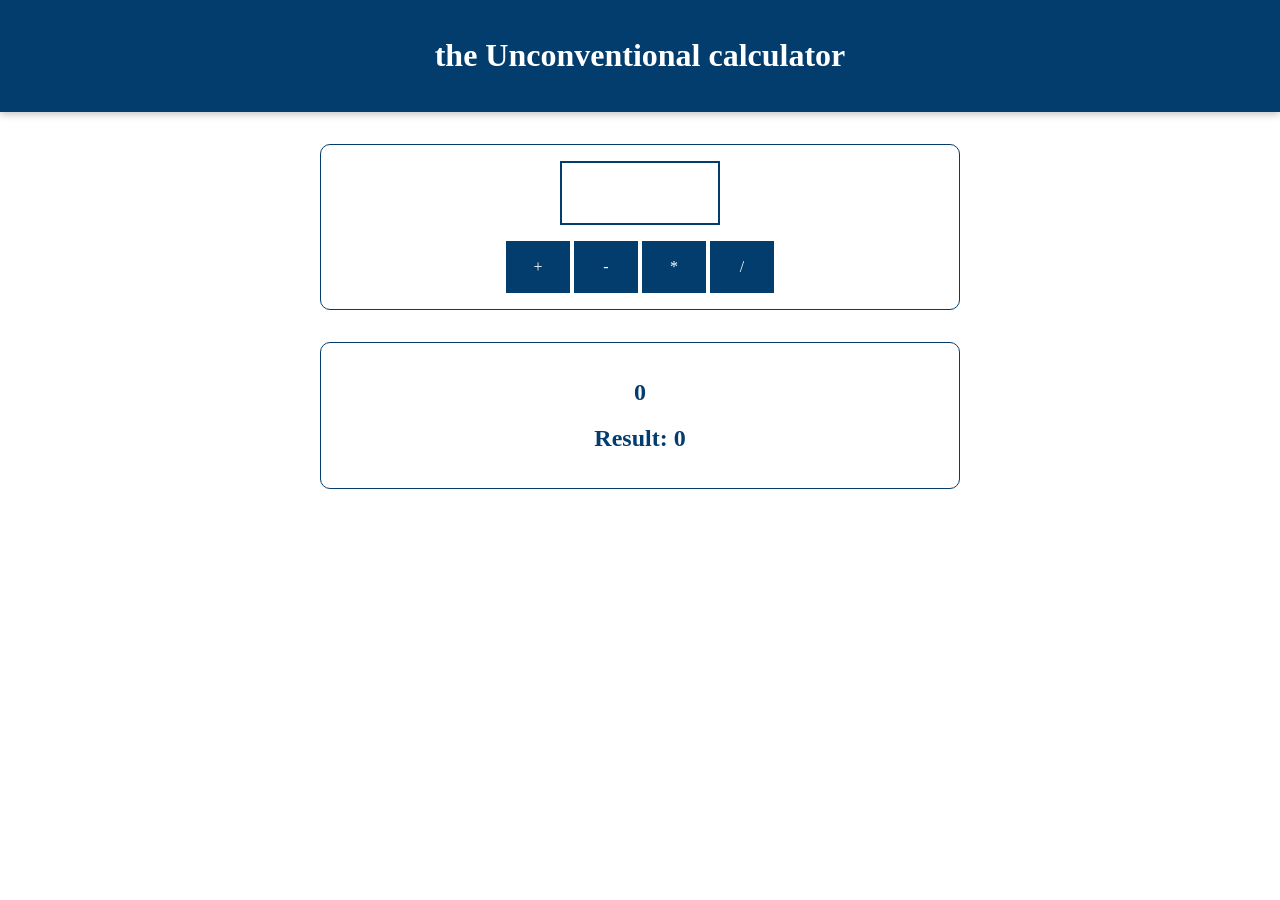
<file: demo/w01_dom_56/index.html>
<!DOCTYPE html>
<html lang="en">
  <head>
    <meta charset="UTF-8" />
    <meta name="viewport" content="width=device-width, initial-scale=1.0" />
    <link rel="stylesheet" href="./css/w01_56.css" />
    <title>the DOM demo</title>
  </head>
  <body>
    <header>
      <h1>the Unconventional calculator</h1>
    </header>

    <section id="calculator">
      <input type="number" id="input-number" />
      <div id="calc-actions">
        <button type="button" id="btn-add">+</button>
        <button type="button" id="btn-subtract">-</button>
        <button type="button" id="btn-multiply">*</button>
        <button type="button" id="btn-divide">/</button>
      </div>
    </section>
    <section id="results">
      <h2 id="current-calculation">0</h2>
      <h2>Result: <span id="current-result">0</span></h2>
    </section>

    <script src="./js/w01_56.js"></script>
  </body>
</html>
</file>
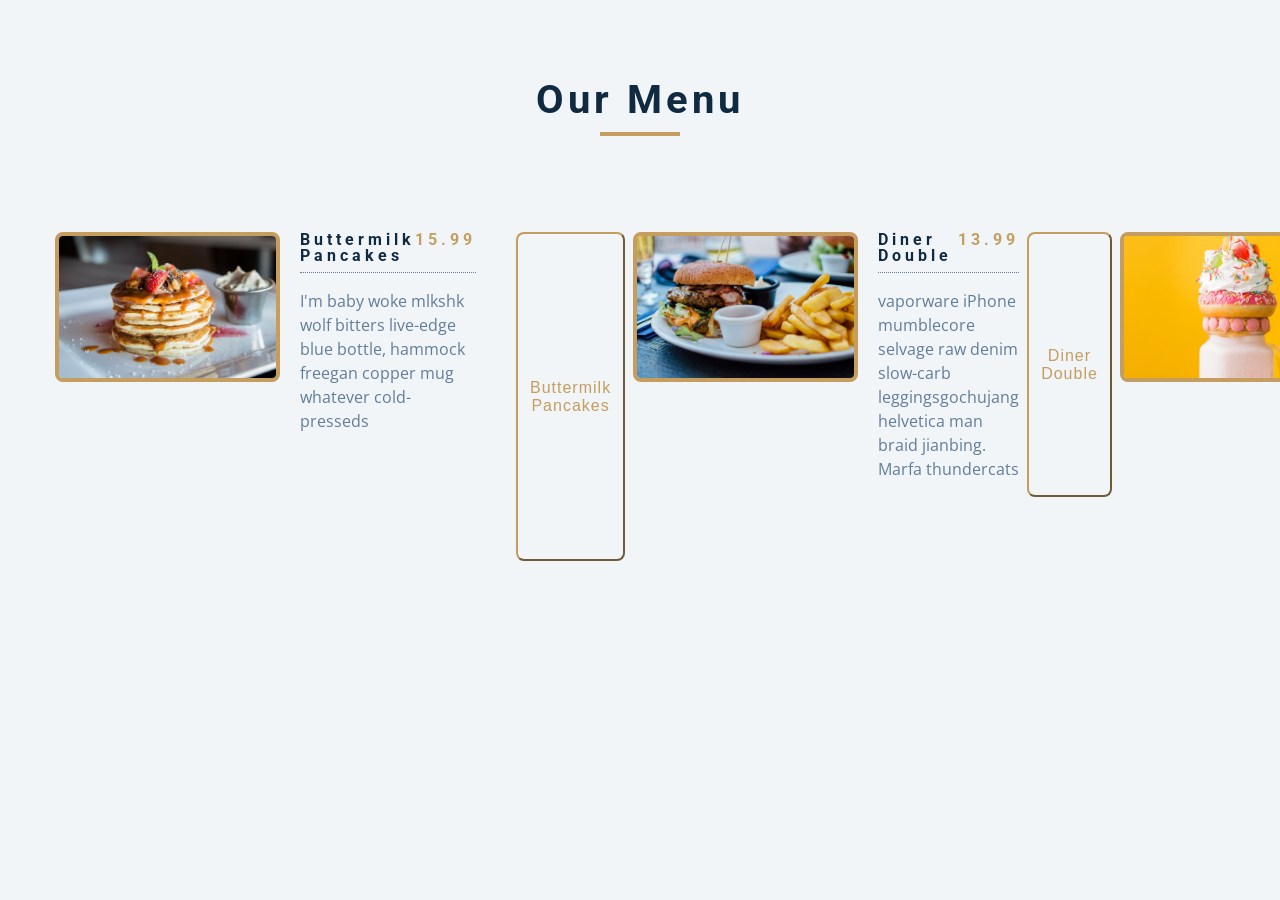
<file: demo/w05_menu_56/index.html>
<!DOCTYPE html>
<html lang="en">
  <head>
    <meta charset="UTF-8" />
    <meta name="viewport" content="width=device-width, initial-scale=1.0" />
    <link rel="stylesheet" href="./style_56.css" />
    <title>Menu Demo</title>
  </head>
  <body>
    <section class="menu">
      <!-- title -->
      <div class="title">
        <h2>our menu</h2>
        <div class="underline"></div>
      </div>
      <!-- filter buttons -->
      <div class="btn-container"></div>
      <!-- menu items -->
      <div class="section-center"></div>
    </section>
    <script type="module" src="./script_56.js"></script>
  </body>
</html>
</file>
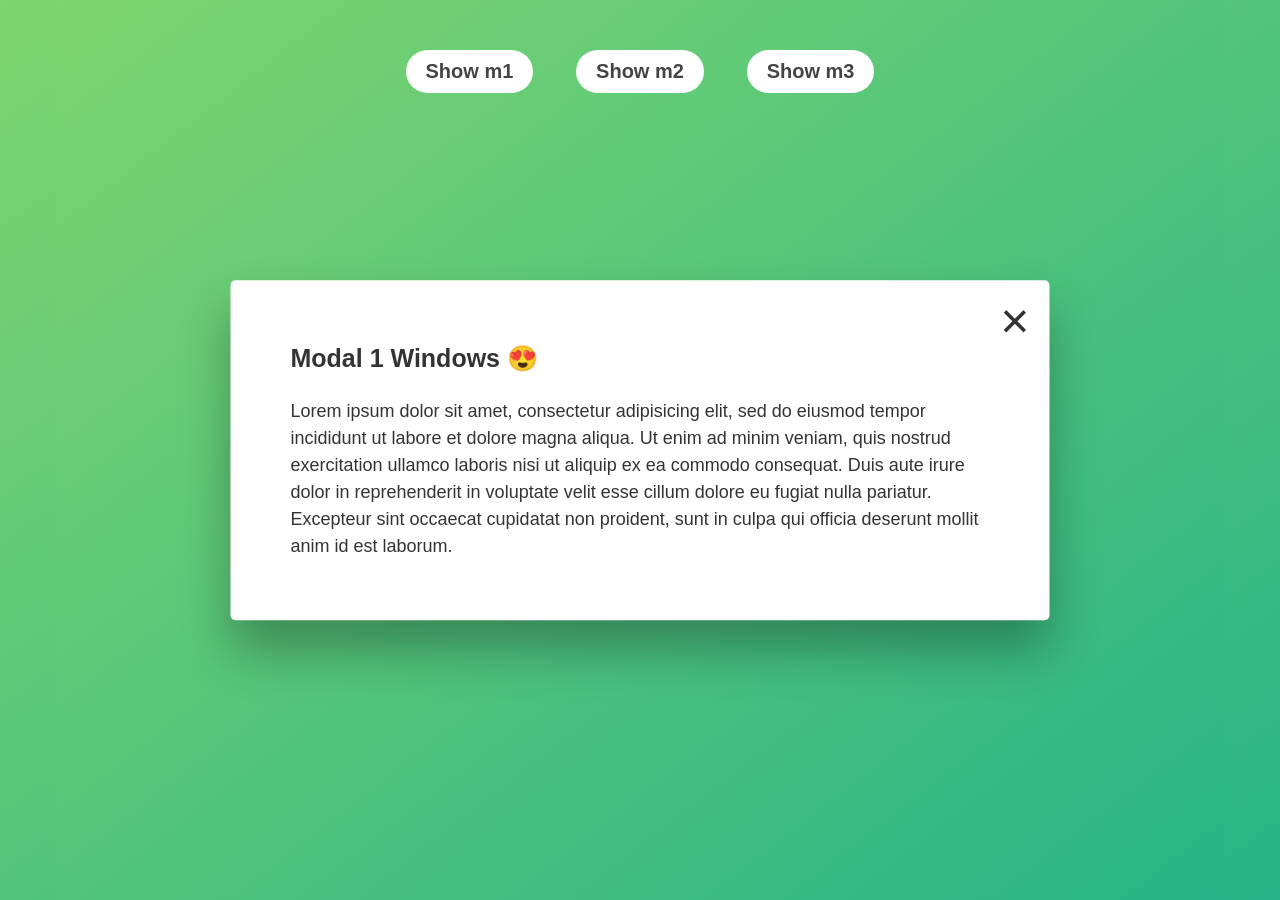
<file: demo/w06_modal_56/index.html>
<!DOCTYPE html>
<html lang="en">
  <head>
    <meta charset="UTF-8" />
    <meta name="viewport" content="width=device-width, initial-scale=1.0" />
    <meta http-equiv="X-UA-Compatible" content="ie=edge" />
    <link rel="stylesheet" href="./style_56.css" />
    <title>Modal window</title>
  </head>
  <body>
    <div class="container">
      <div class="btn-container">
        <button class="show-modal" data-id="modl-1">Show m1</button>
        <button class="show-modal" data-id="modl-2">Show m2</button>
        <button class="show-modal" data-id="modl-3">Show m3</button>
      </div>
      <div class="modal-container">
        <div class="modal modl-1 hidde`n">
          <button class="close-modal">&times;</button>
          <h1>Modal 1 Windows 😍</h1>
          <p>
            Lorem ipsum dolor sit amet, consectetur adipisicing elit, sed do
            eiusmod tempor incididunt ut labore et dolore magna aliqua. Ut enim
            ad minim veniam, quis nostrud exercitation ullamco laboris nisi ut
            aliquip ex ea commodo consequat. Duis aute irure dolor in
            reprehenderit in voluptate velit esse cillum dolore eu fugiat nulla
            pariatur. Excepteur sint occaecat cupidatat non proident, sunt in
            culpa qui officia deserunt mollit anim id est laborum.
          </p>
        </div>
        <div class="modal modl-2 hidden">
          <button class="close-modal">&times;</button>
          <h1>Modal 2 Windows 😍</h1>
          <p>
            Lorem ipsum dolor sit amet, consectetur adipisicing elit, sed do
            eiusmod tempor incididunt ut labore et dolore magna aliqua. Ut enim
            ad minim veniam, quis nostrud exercitation ullamco laboris nisi ut
            aliquip ex ea commodo consequat. Duis aute irure dolor in
            reprehenderit in voluptate
          </p>
        </div>
        <div class="modal modl-3 hidden">
          <button class="close-modal">&times;</button>
          <h1>Modal 3 Windows 😍</h1>
          <p>
            Lorem ipsum dolor sit amet, consectetur adipisicing elit, sed do
            eiusmod tempor incididunt ut labore et dolore magna aliqua. Ut enim
            ad minim venia
          </p>
        </div>
      </div>
      <div class="overlay hidden"></div>
    </div>
    <script src="./script_56.js"></script>
  </body>
</html>
</file>
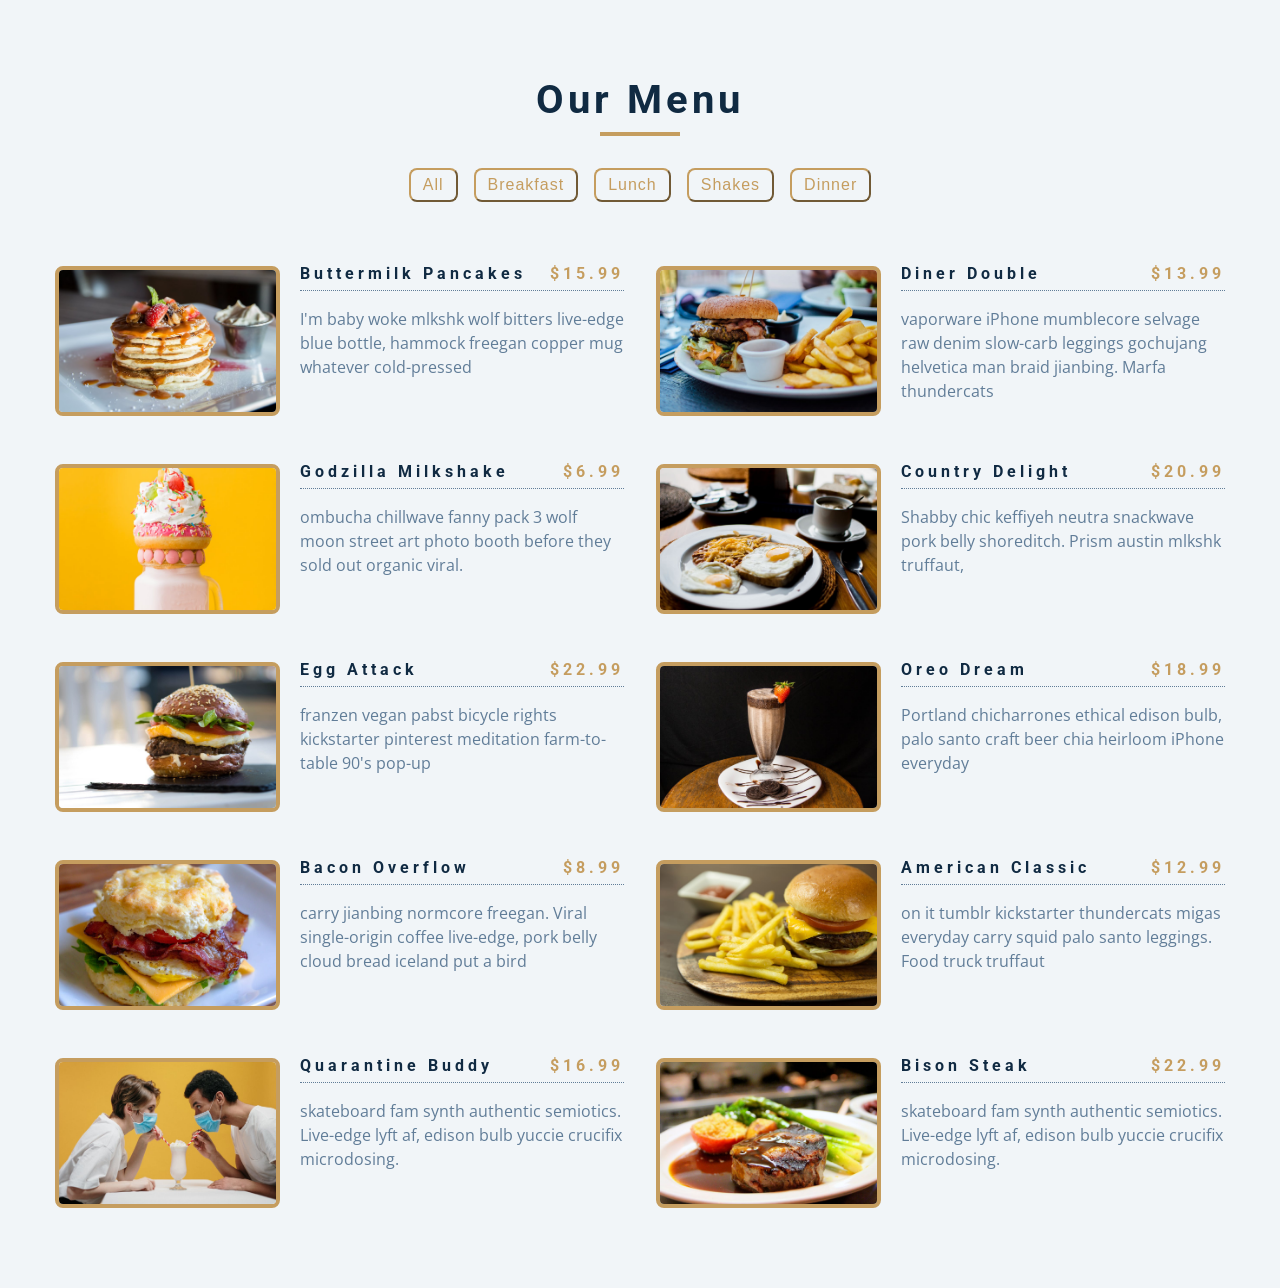
<file: demo/w05_menu_56/theme/index.html>
<!DOCTYPE html>
<html lang="en">
  <head>
    <meta charset="UTF-8" />
    <meta name="viewport" content="width=device-width, initial-scale=1.0" />
    <link rel="stylesheet" href="style.css" />
    <title>Menu Demo</title>
  </head>
  <body>
    <section class="menu">
      <!-- title -->
      <div class="title">
        <h2>our menu</h2>
        <div class="underline"></div>
      </div>
      <!-- filter buttons -->
      <div class="btn-container">
        <button type="button" class="filter-btn" data-id="all">all</button
        ><button type="button" class="filter-btn" data-id="breakfast">
          breakfast</button
        ><button type="button" class="filter-btn" data-id="lunch">lunch</button
        ><button type="button" class="filter-btn" data-id="shakes">
          shakes</button
        ><button type="button" class="filter-btn" data-id="dinner">
          dinner
        </button>
      </div>
      <!-- menu items -->
      <div class="section-center">
        <article class="menu-item">
          <img
            src="./images/item-1.jpeg"
            alt="buttermilk"
            pancakes=""
            class="photo"
          />
          <div class="item-info">
            <header>
              <h4>buttermilk pancakes</h4>
              <h4 class="price">$15.99</h4>
            </header>
            <p class="item-text">
              I'm baby woke mlkshk wolf bitters live-edge blue bottle, hammock
              freegan copper mug whatever cold-pressed
            </p>
          </div>
        </article>
        <article class="menu-item">
          <img src="./images/item-2.jpeg" alt="diner" double="" class="photo" />
          <div class="item-info">
            <header>
              <h4>diner double</h4>
              <h4 class="price">$13.99</h4>
            </header>
            <p class="item-text">
              vaporware iPhone mumblecore selvage raw denim slow-carb leggings
              gochujang helvetica man braid jianbing. Marfa thundercats
            </p>
          </div>
        </article>
        <article class="menu-item">
          <img
            src="./images/item-3.jpeg"
            alt="godzilla"
            milkshake=""
            class="photo"
          />
          <div class="item-info">
            <header>
              <h4>godzilla milkshake</h4>
              <h4 class="price">$6.99</h4>
            </header>
            <p class="item-text">
              ombucha chillwave fanny pack 3 wolf moon street art photo booth
              before they sold out organic viral.
            </p>
          </div>
        </article>
        <article class="menu-item">
          <img
            src="./images/item-4.jpeg"
            alt="country"
            delight=""
            class="photo"
          />
          <div class="item-info">
            <header>
              <h4>country delight</h4>
              <h4 class="price">$20.99</h4>
            </header>
            <p class="item-text">
              Shabby chic keffiyeh neutra snackwave pork belly shoreditch. Prism
              austin mlkshk truffaut,
            </p>
          </div>
        </article>
        <article class="menu-item">
          <img src="./images/item-5.jpeg" alt="egg" attack="" class="photo" />
          <div class="item-info">
            <header>
              <h4>egg attack</h4>
              <h4 class="price">$22.99</h4>
            </header>
            <p class="item-text">
              franzen vegan pabst bicycle rights kickstarter pinterest
              meditation farm-to-table 90's pop-up
            </p>
          </div>
        </article>
        <article class="menu-item">
          <img src="./images/item-6.jpeg" alt="oreo" dream="" class="photo" />
          <div class="item-info">
            <header>
              <h4>oreo dream</h4>
              <h4 class="price">$18.99</h4>
            </header>
            <p class="item-text">
              Portland chicharrones ethical edison bulb, palo santo craft beer
              chia heirloom iPhone everyday
            </p>
          </div>
        </article>
        <article class="menu-item">
          <img
            src="./images/item-7.jpeg"
            alt="bacon"
            overflow=""
            class="photo"
          />
          <div class="item-info">
            <header>
              <h4>bacon overflow</h4>
              <h4 class="price">$8.99</h4>
            </header>
            <p class="item-text">
              carry jianbing normcore freegan. Viral single-origin coffee
              live-edge, pork belly cloud bread iceland put a bird
            </p>
          </div>
        </article>
        <article class="menu-item">
          <img
            src="./images/item-8.jpeg"
            alt="american"
            classic=""
            class="photo"
          />
          <div class="item-info">
            <header>
              <h4>american classic</h4>
              <h4 class="price">$12.99</h4>
            </header>
            <p class="item-text">
              on it tumblr kickstarter thundercats migas everyday carry squid
              palo santo leggings. Food truck truffaut
            </p>
          </div>
        </article>
        <article class="menu-item">
          <img
            src="./images/item-9.jpeg"
            alt="quarantine"
            buddy=""
            class="photo"
          />
          <div class="item-info">
            <header>
              <h4>quarantine buddy</h4>
              <h4 class="price">$16.99</h4>
            </header>
            <p class="item-text">
              skateboard fam synth authentic semiotics. Live-edge lyft af,
              edison bulb yuccie crucifix microdosing.
            </p>
          </div>
        </article>
        <article class="menu-item">
          <img src="./images/item-10.jpeg" alt="bison" steak="" class="photo" />
          <div class="item-info">
            <header>
              <h4>bison steak</h4>
              <h4 class="price">$22.99</h4>
            </header>
            <p class="item-text">
              skateboard fam synth authentic semiotics. Live-edge lyft af,
              edison bulb yuccie crucifix microdosing.
            </p>
          </div>
        </article>
      </div>
    </section>
  </body>
</html>
</file>
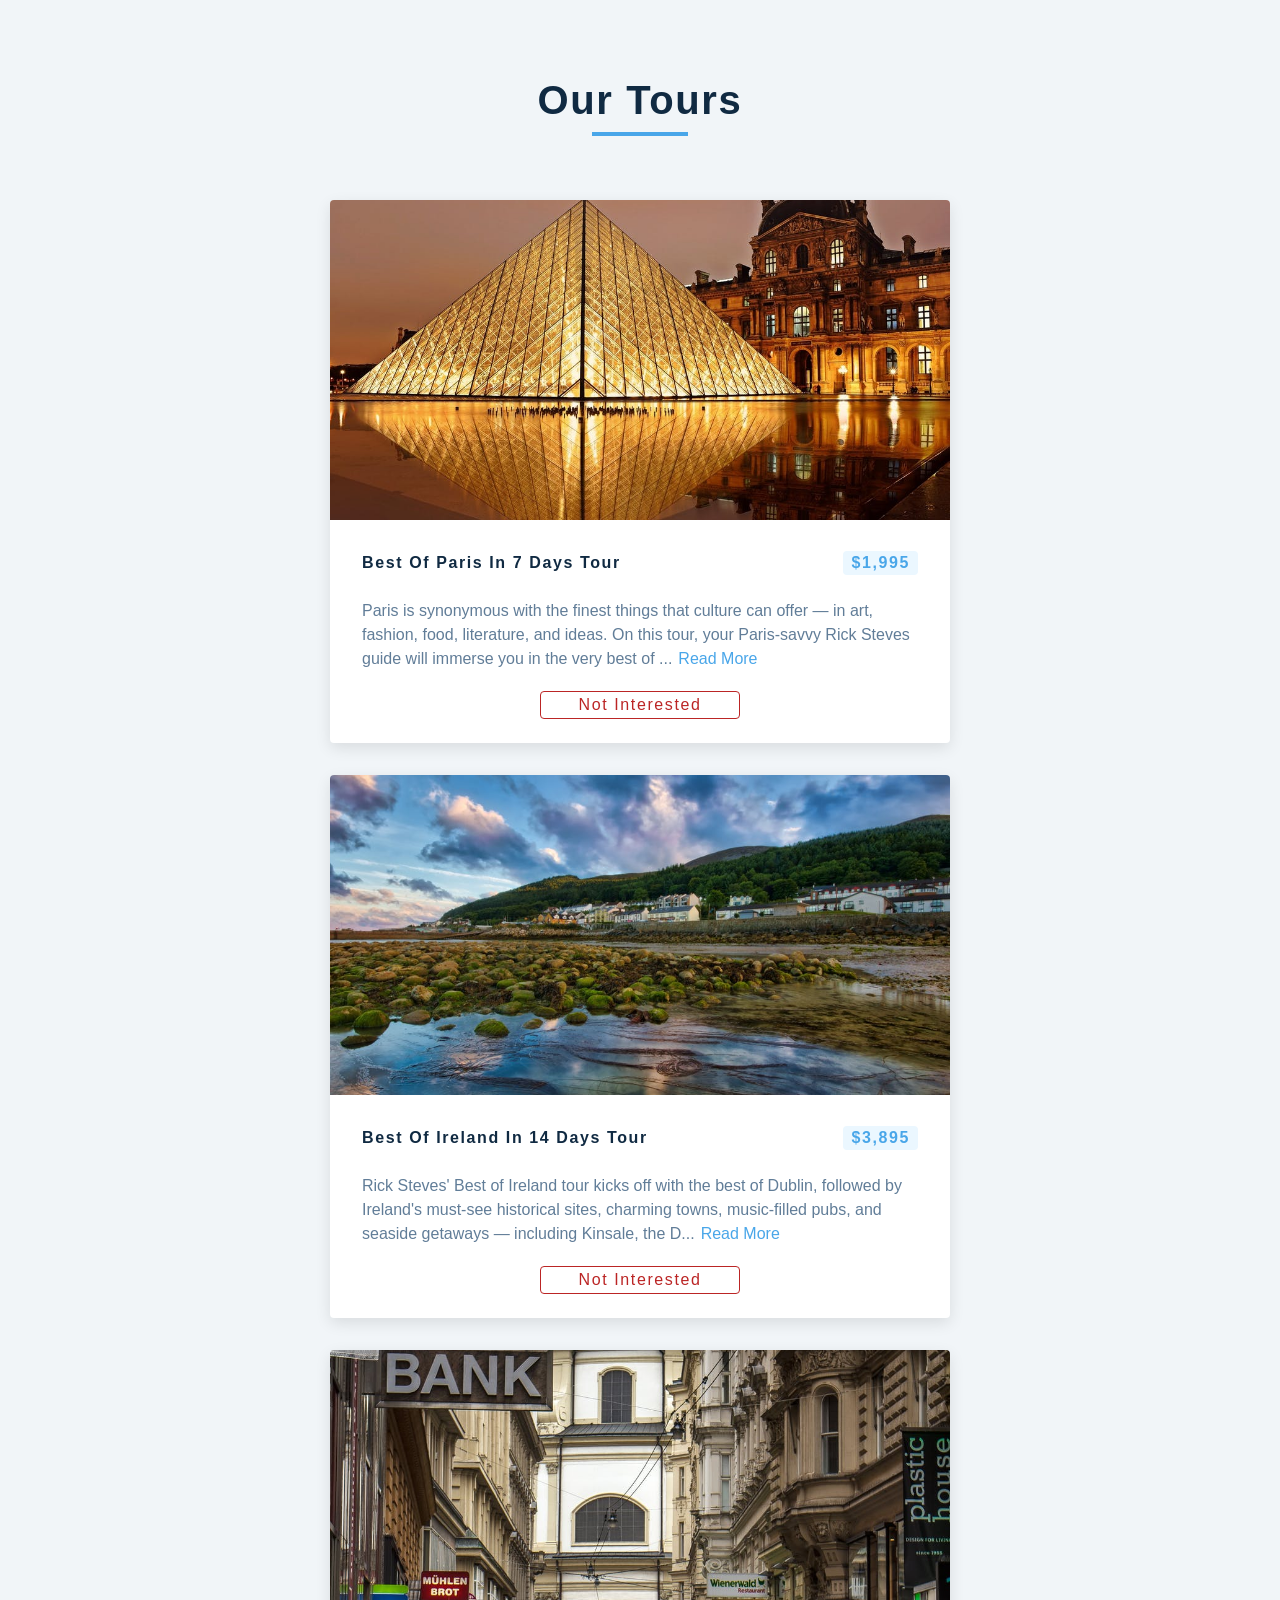
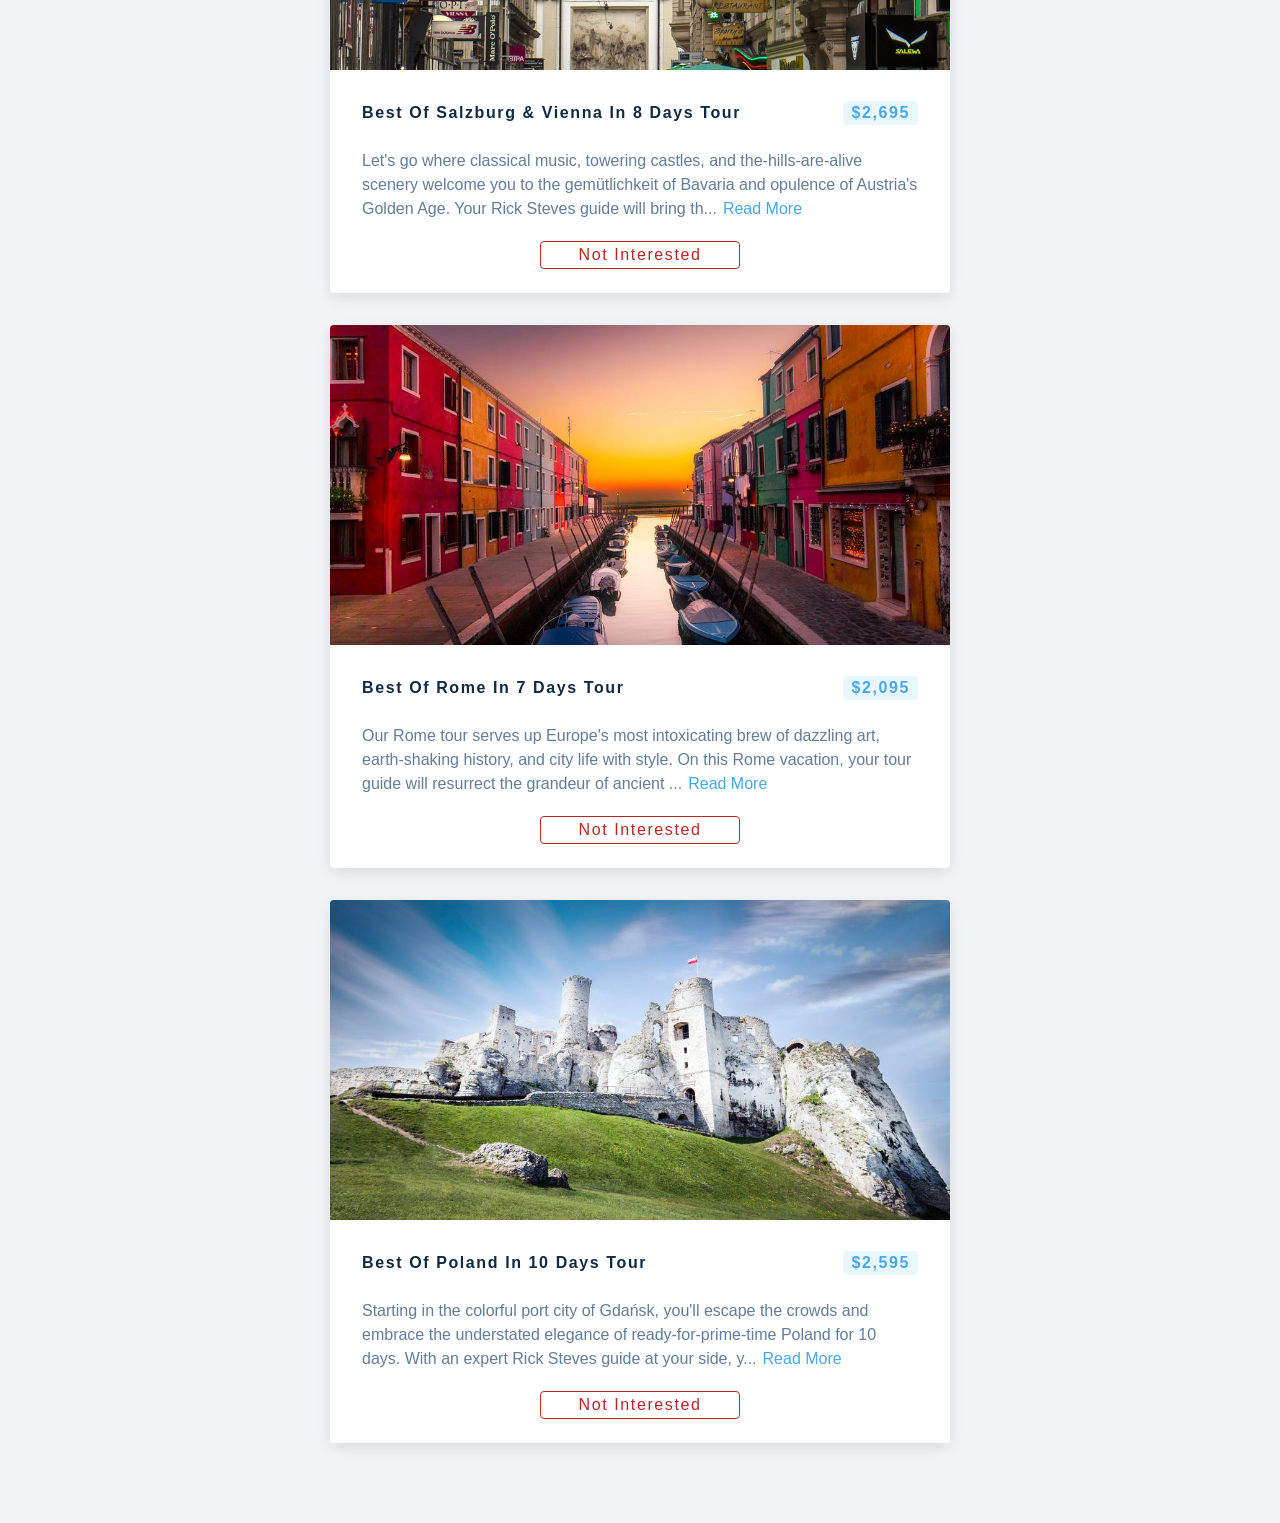
<file: demo/w04_basics_56/p5_56/tour_theme/index.html>
<!DOCTYPE html>
<html lang="en">
  <head>
    <meta charset="UTF-8" />
    <meta http-equiv="X-UA-Compatible" content="IE=edge" />
    <meta name="viewport" content="width=device-width, initial-scale=1.0" />
    <link rel="stylesheet" href="style.css" />
    <title>Tours</title>
  </head>
  <body>
    <main>
      <section>
        <div class="title">
          <h2>our tours</h2>
          <div class="underline"></div>
        </div>
        <div>
          <article class="single-tour">
            <img src="./img/paris.jpg" alt="Best of Paris in 7 Days Tour" />
            <footer>
              <div class="tour-info">
                <h4>Best of Paris in 7 Days Tour</h4>
                <h4 class="tour-price">$1,995</h4>
              </div>
              <p>
                Paris is synonymous with the finest things that culture can
                offer — in art, fashion, food, literature, and ideas. On this
                tour, your Paris-savvy Rick Steves guide will immerse you in the
                very best of ...<button>read more</button>
              </p>
              <button class="delete-btn">not interested</button>
            </footer>
          </article>
          <article class="single-tour">
            <img
              src="./img/ireland.jpeg"
              alt="Best of Ireland in 14 Days Tour"
            />
            <footer>
              <div class="tour-info">
                <h4>Best of Ireland in 14 Days Tour</h4>
                <h4 class="tour-price">$3,895</h4>
              </div>
              <p>
                Rick Steves' Best of Ireland tour kicks off with the best of
                Dublin, followed by Ireland's must-see historical sites,
                charming towns, music-filled pubs, and seaside getaways —
                including Kinsale, the D...<button>read more</button>
              </p>
              <button class="delete-btn">not interested</button>
            </footer>
          </article>
          <article class="single-tour">
            <img
              src="./img/vienna.jpeg"
              alt="Best of Salzburg &amp; Vienna in 8 Days Tour"
            />
            <footer>
              <div class="tour-info">
                <h4>Best of Salzburg &amp; Vienna in 8 Days Tour</h4>
                <h4 class="tour-price">$2,695</h4>
              </div>
              <p>
                Let's go where classical music, towering castles, and
                the-hills-are-alive scenery welcome you to the gemütlichkeit of
                Bavaria and opulence of Austria's Golden Age. Your Rick Steves
                guide will bring th...<button>read more</button>
              </p>
              <button class="delete-btn">not interested</button>
            </footer>
          </article>
          <article class="single-tour">
            <img src="./img/italy.jpeg" alt="Best of Rome in 7 Days Tour" />
            <footer>
              <div class="tour-info">
                <h4>Best of Rome in 7 Days Tour</h4>
                <h4 class="tour-price">$2,095</h4>
              </div>
              <p>
                Our Rome tour serves up Europe's most intoxicating brew of
                dazzling art, earth-shaking history, and city life with style.
                On this Rome vacation, your tour guide will resurrect the
                grandeur of ancient ...<button>read more</button>
              </p>
              <button class="delete-btn">not interested</button>
            </footer>
          </article>
          <article class="single-tour">
            <img src="./img/poland.jpeg" alt="Best of Poland in 10 Days Tour" />
            <footer>
              <div class="tour-info">
                <h4>Best of Poland in 10 Days Tour</h4>
                <h4 class="tour-price">$2,595</h4>
              </div>
              <p>
                Starting in the colorful port city of Gdańsk, you'll escape the
                crowds and embrace the understated elegance of
                ready-for-prime-time Poland for 10 days. With an expert Rick
                Steves guide at your side, y...<button>read more</button>
              </p>
              <button class="delete-btn">not interested</button>
            </footer>
          </article>
        </div>
      </section>
    </main>
  </body>
</html>
</file>
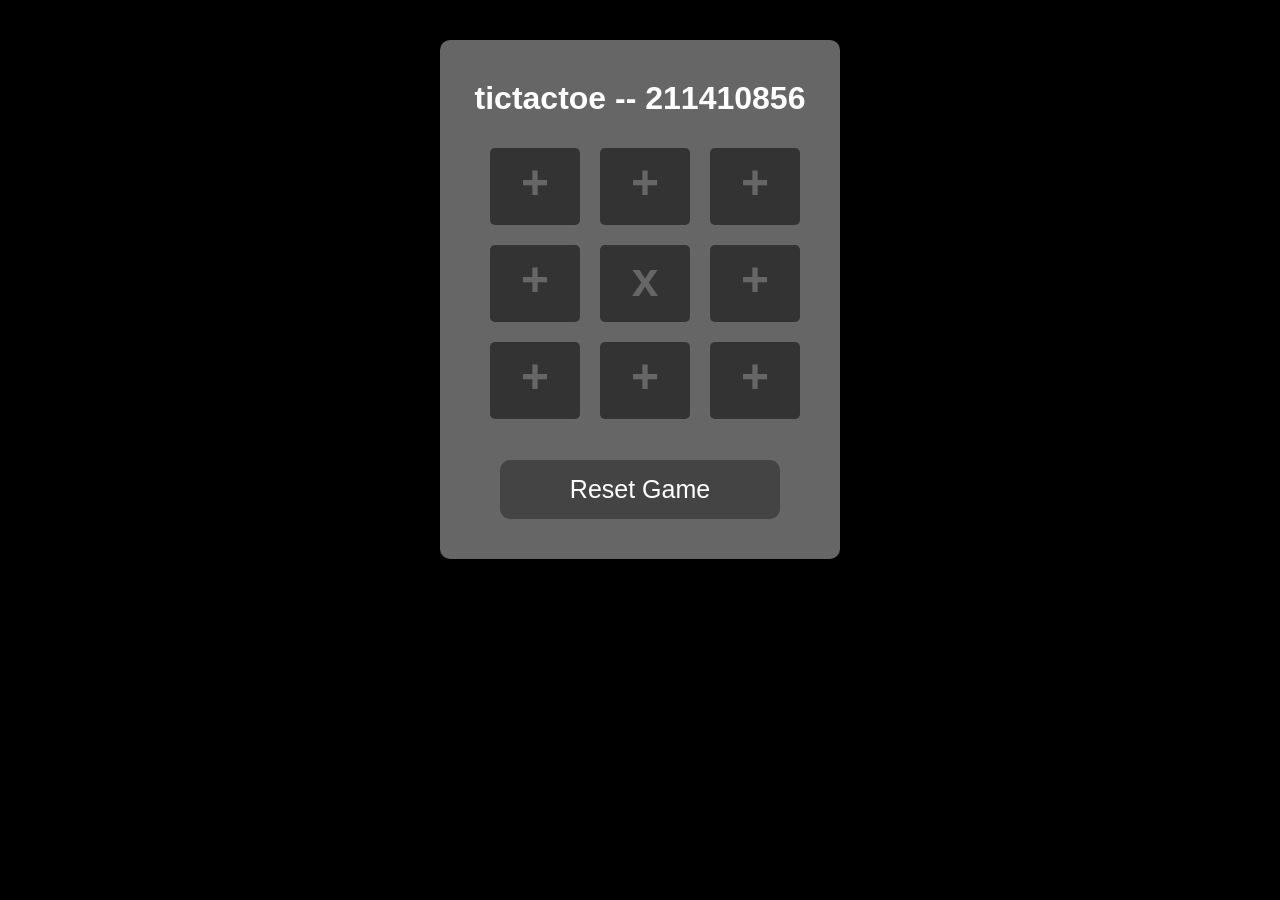
<file: demo/w02_tictactoe_56/tictactoe_56.html>
<!DOCTYPE html>
<html lang="en">
  <head>
    <meta charset="UTF-8" />
    <meta name="viewport" content="width=device-width, initial-scale=1.0" />
    <link rel="stylesheet" href="./tictactoe_56.css" />
    <title>tictactoe Demo</title>
  </head>
  <body>
    <div id="container">
      <header>
        <h1>tictactoe -- 211410856</h1>
      </header>
      <ul id="board">
        <li>+</li>
        <li>+</li>
        <li>+</li>
        <li>+</li>
        <li>x</li>
        <li>+</li>
        <li>+</li>
        <li>+</li>
        <li>+</li>
      </ul>
      <footer>
        <button id="reset">Reset Game</button>
      </footer>
    </div>

    <script src="./tictactoe_56.js"></script>
  </body>
</html>
</file>
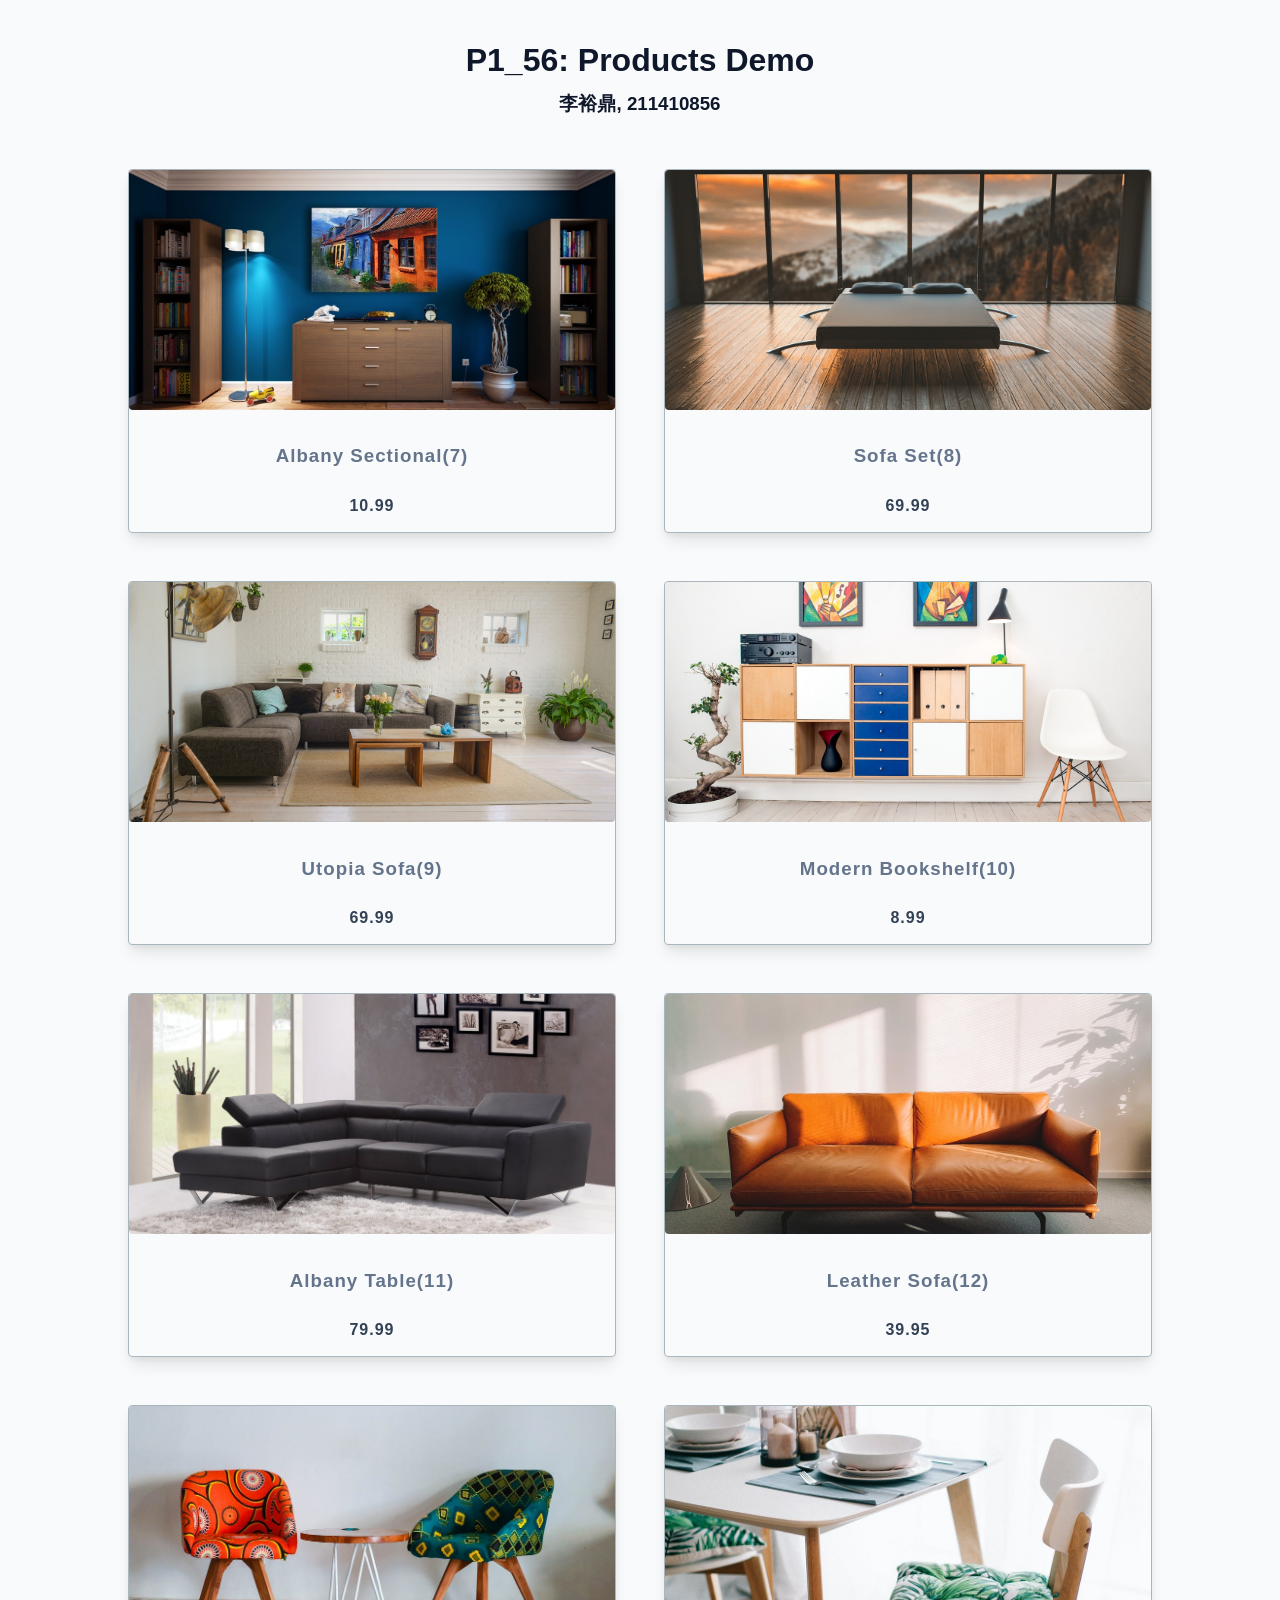
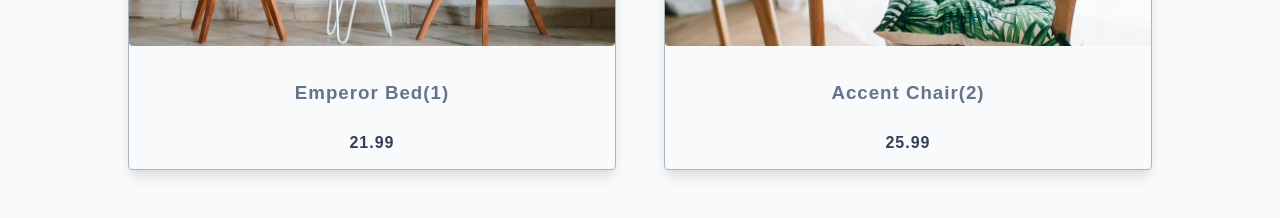
<file: demo/exams/p1_56/p1_56.html>
<!DOCTYPE html>
<html lang="en">
  <head>
    <meta charset="UTF-8" />
    <meta http-equiv="X-UA-Compatible" content="IE=edge" />
    <meta name="viewport" content="width=device-width, initial-scale=1.0" />
    <title>P3_56</title>
    <link rel="stylesheet" href="./p1_56.css" />
  </head>
  <body>
    <div style="text-align: center">
      <h1 style="margin: 2rem 0 0 0">P1_56: Products Demo</h1>
      <h3 style="margin: 0">李裕鼎, 211410856</h3>
    </div>
      <div class="products-container">
      <div class="single-product">
        <img
          src="./images/product-1.jpg"
          class="single-product-img img"
          alt="high-back bench"
        />
        <footer>
          <h3 class="name">high-back bench (3)</h3>
          <span class="price">$9.99</span>
        </footer>
      </div>
    </div>
    <script type="module" src="./p1_56.js"></script>
  </body>
</html>
</file>
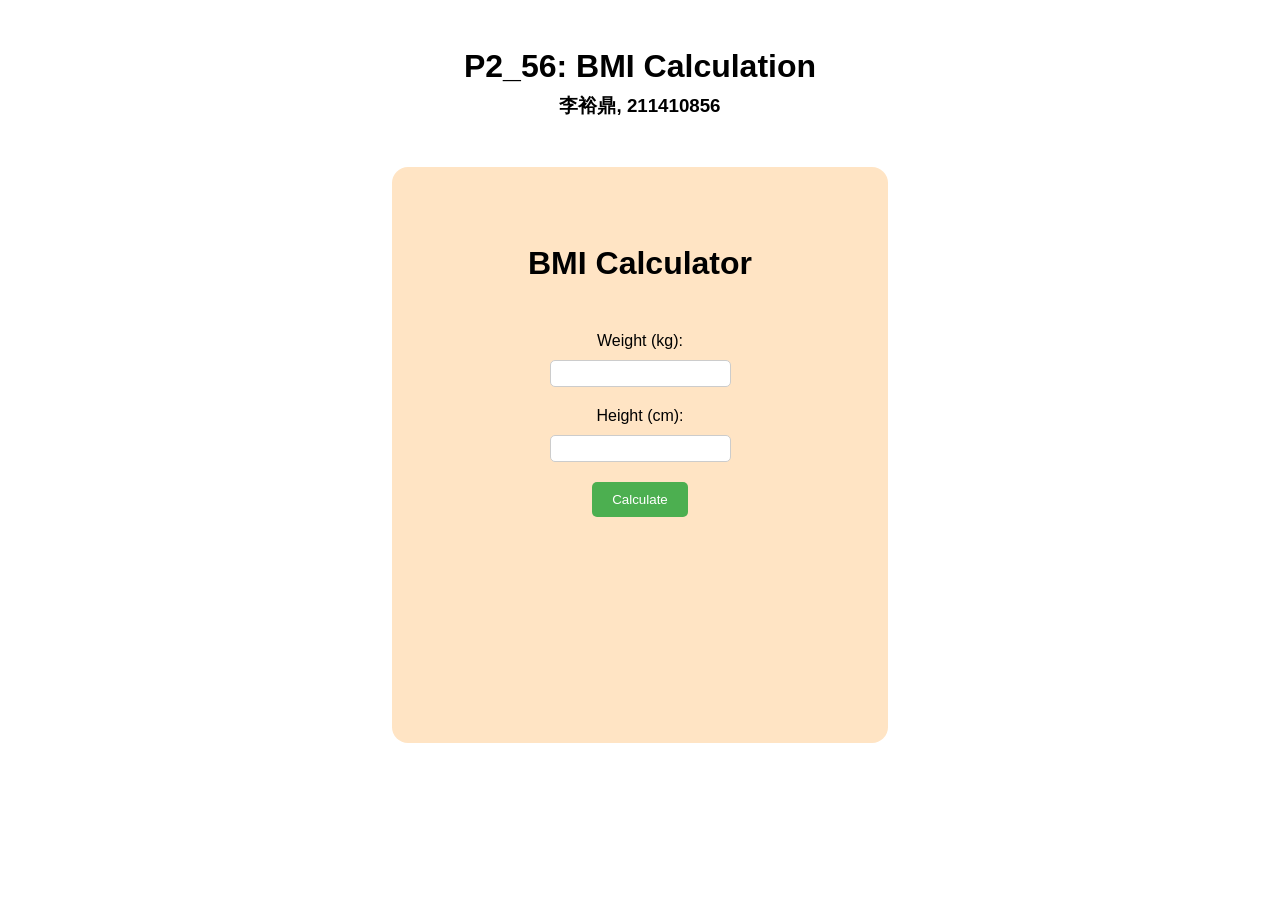
<file: demo/exams/p2_56/p2_56.html>
<!DOCTYPE html>
<html lang="en">
  <head>
    <meta charset="UTF-8" />
    <meta http-equiv="X-UA-Compatible" content="IE=edge" />
    <meta name="viewport" content="width=device-width, initial-scale=1.0" />
    <link rel="stylesheet" href="p2_56.css" />
    <title>BMI Calc</title>
  </head>
  <body>
    <div style="text-align: center">
      <h1 style="margin: 3rem 0 0 0">P2_56: BMI Calculation</h1>
      <h3 style="margin: 0.5rem">李裕鼎, 211410856</h3>
    </div>
    <div class="bmi-container">
      <h1>BMI Calculator</h1>
      <form>
        <label for="weight">Weight (kg):</label>
        <input type="number" id="weight" name="weight" required />

        <label for="weight">Height (cm):</label>
        <input type="number" id="height" name="height" required />

        <button type="button" id="calculate">Calculate</button>
      </form>
      <div id="result"></div>
      <div id="suggest"></div>
    </div>
    <script src="p2_56.js"></script>
  </body>
</html>
</file>
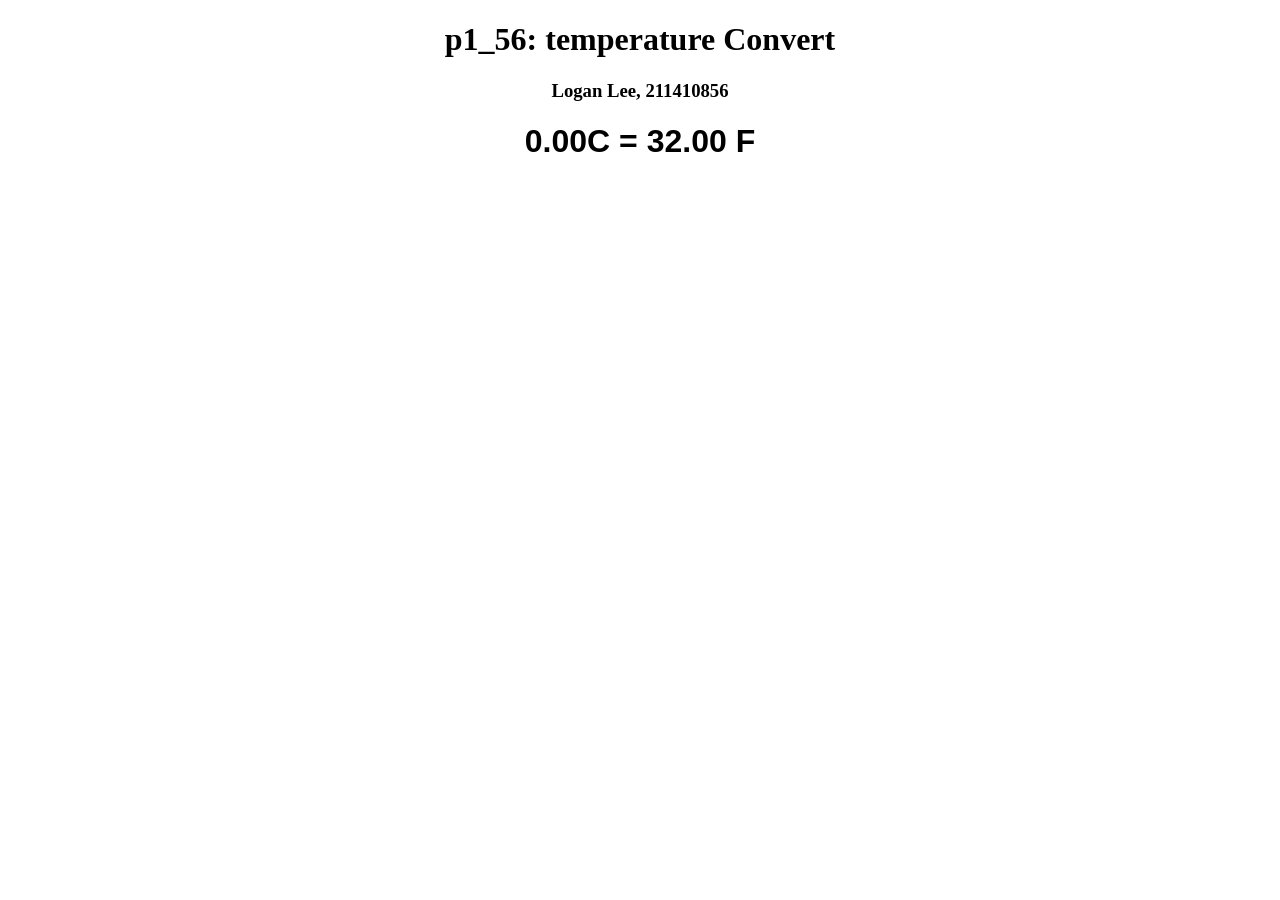
<file: demo/w03_basics_56/p1_56/p1_56.html>
<!DOCTYPE html>
<html lang="en">
<head>
    <meta charset="UTF-8">
    <meta name="viewport" content="width=device-width, initial-scale=1.0">
    <title>p1_56</title>
</head>
<body>
    <h1 style="text-align: center;">p1_56: temperature Convert</h1>
    <h3 style="text-align: center;">Logan Lee, 211410856</h3>
    <h1 class="result" style="text-align: center; font-family:'Lucida Sans', 'Lucida Sans Regular', 'Lucida Grande', 'Lucida Sans Unicode', Geneva, Verdana, sans-serif"></h1>
    <script src="./p1_56.js"></script>
</body>
</html>
</file>
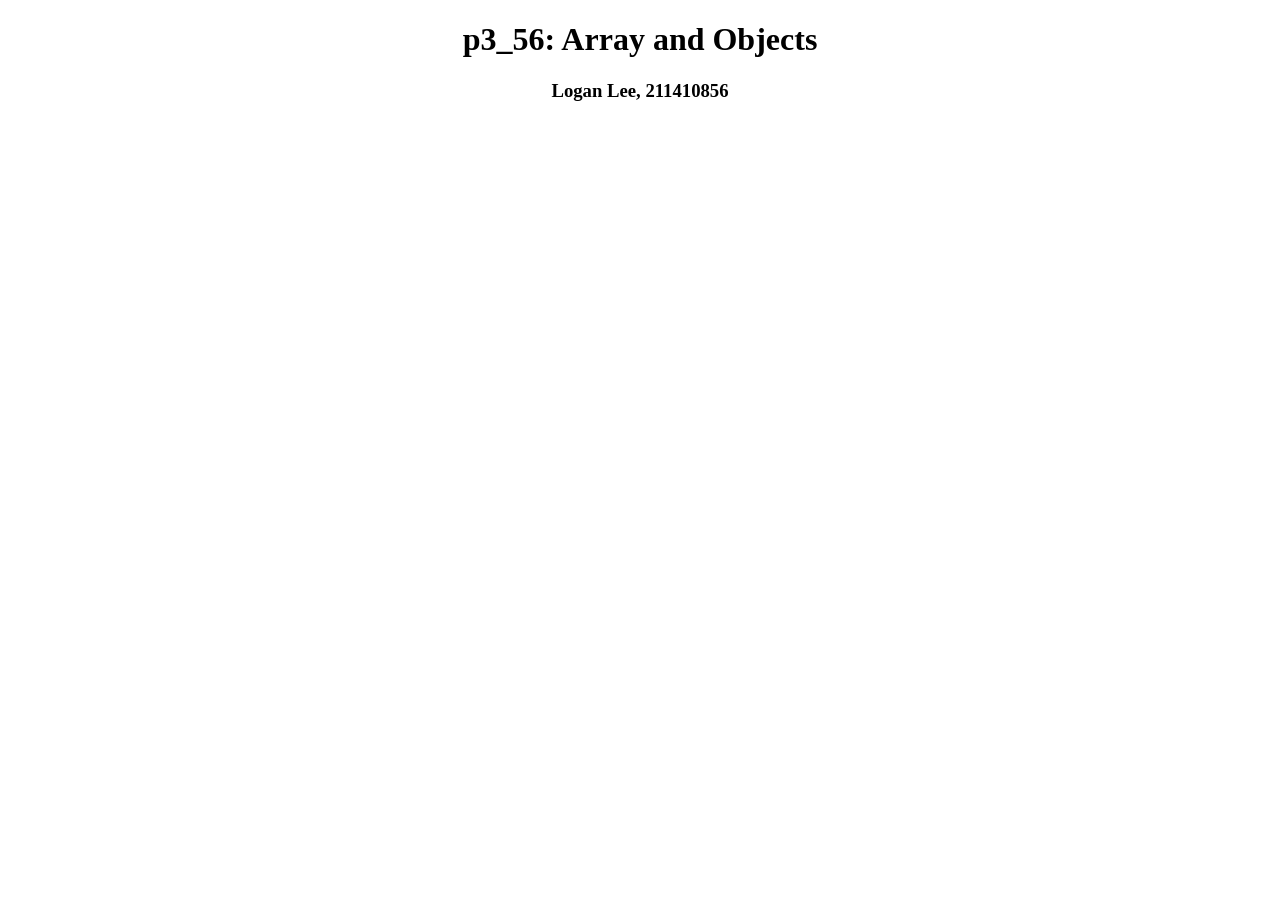
<file: demo/w03_basics_56/p3_56/p3_56.html>
<!DOCTYPE html>
<html lang="en">
  <head>
    <meta charset="UTF-8" />
    <meta name="viewport" content="width=device-width, initial-scale=1.0" />
    <title>p3_56</title>
  </head>
  <body>
    <h1 style="text-align: center">p3_56: Array and Objects</h1>
    <h3 style="text-align: center">Logan Lee, 211410856</h3>
    <script type="module" src="./p3_56.js"></script>
    <!-- 有module才可以在JS做匯入/匯出的動作 -->
  </body>
</html>
</file>
<file: demo/w01_dom_56/css/w01_56.css>
* {
    box-sizing: border-box;
  }
  
  html {
    font-family: 'Roboto', open-sans;
  }
  
  body {
    margin: 0;
  }
  
  header {
    background: #023d6d;
    color: white;
    padding: 1rem;
    text-align: center;
    box-shadow: 0 2px 8px rgba(0, 0, 0, 0.26);
    width: 100%;
  }
  
  #results,
  #calculator {
    margin: 2rem auto;
    width: 40rem;
    max-width: 90%;
    border: 1px solid #023d6d;
    border-radius: 10px;
    padding: 1rem;
    color: #023d6d;
  }
  
  #results {
    text-align: center;
  }
  
  #calculator input {
    font: inherit;
    font-size: 3rem;
    border: 2px solid #023d6d;
    width: 10rem;
    padding: 0.15rem;
    margin: auto;
    display: block;
    color: #023d6d;
    text-align: center;
  }
  
  #calculator input:focus {
    outline: none;
  }
  
  #calculator button {
    font: inherit;
    background: #023d6d;
    color: white;
    border: 1px solid #023d6d;
    padding: 1rem;
    cursor: pointer;
  }
  
  #calculator button:focus {
    outline: none;
  }
  
  #calculator button:hover,
  #calculator button:active {
    background: #084f88;
    border-color: #084f88;
  }
  
  #calc-actions button {
    width: 4rem;
  }
  
  #calc-actions {
    margin-top: 1rem;
    text-align: center;
  }
</file>
<file: demo/w05_menu_56/style_56.css>
/*
=============== 
Fonts
===============
*/
@import url("https://fonts.googleapis.com/css?family=Open+Sans|Roboto:400,700&display=swap");

/*
=============== 
Variables
===============
*/

:root {
  /* dark shades of primary color*/
  --clr-primary-1: hsl(205, 86%, 17%);
  --clr-primary-2: hsl(205, 77%, 27%);
  --clr-primary-3: hsl(205, 72%, 37%);
  --clr-primary-4: hsl(205, 63%, 48%);
  /* primary/main color */
  --clr-primary-5: #49a6e9;
  /* lighter shades of primary color */
  --clr-primary-6: hsl(205, 89%, 70%);
  --clr-primary-7: hsl(205, 90%, 76%);
  --clr-primary-8: hsl(205, 86%, 81%);
  --clr-primary-9: hsl(205, 90%, 88%);
  --clr-primary-10: hsl(205, 100%, 96%);
  /* darkest grey - used for headings */
  --clr-grey-1: hsl(209, 61%, 16%);
  --clr-grey-2: hsl(211, 39%, 23%);
  --clr-grey-3: hsl(209, 34%, 30%);
  --clr-grey-4: hsl(209, 28%, 39%);
  /* grey used for paragraphs */
  --clr-grey-5: hsl(210, 22%, 49%);
  --clr-grey-6: hsl(209, 23%, 60%);
  --clr-grey-7: hsl(211, 27%, 70%);
  --clr-grey-8: hsl(210, 31%, 80%);
  --clr-grey-9: hsl(212, 33%, 89%);
  --clr-grey-10: hsl(210, 36%, 96%);
  --clr-white: #fff;
  --clr-red-dark: hsl(360, 67%, 44%);
  --clr-red-light: hsl(360, 71%, 66%);
  --clr-green-dark: hsl(125, 67%, 44%);
  --clr-green-light: hsl(125, 71%, 66%);
  --clr-gold: #c59d5f;
  --clr-black: #222;
  --ff-primary: "Roboto", sans-serif;
  --ff-secondary: "Open Sans", sans-serif;
  --transition: all 0.3s linear;
  --spacing: 0.25rem;
  --radius: 0.5rem;
  --light-shadow: 0 5px 15px rgba(0, 0, 0, 0.1);
  --dark-shadow: 0 5px 15px rgba(0, 0, 0, 0.2);
  --max-width: 1170px;
  --fixed-width: 620px;
}
/*
=============== 
Global Styles
===============
*/

*,
::after,
::before {
  margin: 0;
  padding: 0;
  box-sizing: border-box;
}
body {
  font-family: var(--ff-secondary);
  background: var(--clr-grey-10);
  color: var(--clr-grey-1);
  line-height: 1.5;
  font-size: 0.875rem;
}
ul {
  list-style-type: none;
}
a {
  text-decoration: none;
}
img:not(.logo) {
  width: 100%;
}
img {
  display: block;
}

h1,
h2,
h3,
h4 {
  letter-spacing: var(--spacing);
  text-transform: capitalize;
  line-height: 1.25;
  margin-bottom: 0.75rem;
  font-family: var(--ff-primary);
}
h1 {
  font-size: 3rem;
}
h2 {
  font-size: 2rem;
}
h3 {
  font-size: 1.25rem;
}
h4 {
  font-size: 0.875rem;
}
p {
  margin-bottom: 1.25rem;
  color: var(--clr-grey-5);
}
@media screen and (min-width: 800px) {
  h1 {
    font-size: 4rem;
  }
  h2 {
    font-size: 2.5rem;
  }
  h3 {
    font-size: 1.75rem;
  }
  h4 {
    font-size: 1rem;
  }
  body {
    font-size: 1rem;
  }
  h1,
  h2,
  h3,
  h4 {
    line-height: 1;
  }
}
/*  global classes */

.btn {
  text-transform: uppercase;
  background: transparent;
  color: var(--clr-black);
  padding: 0.375rem 0.75rem;
  letter-spacing: var(--spacing);
  display: inline-block;
  transition: var(--transition);
  font-size: 0.875rem;
  border: 2px solid var(--clr-black);
  cursor: pointer;
  box-shadow: 0 1px 3px rgba(0, 0, 0, 0.2);
  border-radius: var(--radius);
}
.btn:hover {
  color: var(--clr-white);
  background: var(--clr-black);
}
/* section */
.section {
  padding: 5rem 0;
}

main {
  min-height: 100vh;
  display: grid;
  place-items: center;
}
/*
=============== 
Menu
===============
*/

.menu {
  padding: 5rem 0;
}
.title {
  text-align: center;
  margin-bottom: 2rem;
}
.underline {
  width: 5rem;
  height: 0.25rem;
  background: var(--clr-gold);
  margin-left: auto;
  margin-right: auto;
}
.btn-container {
  margin-bottom: 4rem;
  display: flex;
  justify-content: center;
}
.filter-btn {
  background: transparent;
  border-color: var(--clr-gold);
  font-size: 1rem;
  text-transform: capitalize;
  margin: 0 0.5rem;
  letter-spacing: 1px;
  border-radius: var(--radius);
  padding: 0.375rem 0.75rem;
  color: var(--clr-gold);
  cursor: pointer;
  transition: var(--transition);
}
.filter-btn:hover {
  background: var(--clr-gold);
  color: var(--clr-white);
}
.section-center {
  width: 90vw;
  margin: 0 auto;
  max-width: 1170px;
  display: grid;
  gap: 3rem 2rem;
  justify-items: center;
}
.menu-item {
  display: grid;
  gap: 1rem 2rem;
  max-width: 25rem;
}
.photo {
  object-fit: cover;
  height: 200px;
  border: 0.25rem solid var(--clr-gold);
  border-radius: var(--radius);
}
.item-info header {
  display: flex;
  justify-content: space-between;
  border-bottom: 0.5px dotted var(--clr-grey-5);
}
.item-info h4 {
  margin-bottom: 0.5rem;
}
.price {
  color: var(--clr-gold);
}
.item-text {
  margin-bottom: 0;
  padding-top: 1rem;
}

@media screen and (min-width: 768px) {
  .menu-item {
    grid-template-columns: 225px 1fr;
    gap: 0 1.25rem;
    max-width: 40rem;
  }
  .photo {
    height: 175px;
  }
}
@media screen and (min-width: 1200px) {
  .section-center {
    width: 95vw;
    grid-template-columns: 1fr 1fr;
  }
  .photo {
    height: 150px;
  }
}
</file>
<file: demo/w06_modal_56/style_56.css>
* {
  margin: 0;
  padding: 0;
  box-sizing: inherit;
}

html {
  font-size: 62.5%;
  box-sizing: border-box;
}

body {
  font-family: sans-serif;
  color: #333;
  line-height: 1.5;
  position: relative;
  background: linear-gradient(to top left, #28b487, #7dd56f);
}

.show-modal {
  font-size: 2rem;
  font-weight: 600;
  padding: 1rem 2rem;
  margin: 5rem 2rem;
  border: none;
  background-color: #fff;
  color: #444;
  border-radius: 10rem;
  cursor: pointer;
}

.close-modal {
  position: absolute;
  top: 1.2rem;
  right: 2rem;
  font-size: 5rem;
  color: #333;
  cursor: pointer;
  border: none;
  background: none;
}

h1 {
  font-size: 2.5rem;
  margin-bottom: 2rem;
}

p {
  font-size: 1.8rem;
}

/* -------------------------- */
/* CLASSES TO MAKE MODAL WORK */

.container {
  position: relative;
  display: flex;
  height: 100vh;
  align-items: flex-start;
  justify-content: center;
  max-width: 1170px;
  margin: 0 auto;
  background: linear-gradient(to top left, #28b487, #7dd56f);
}

.modal {
  position: absolute;
  top: 50%;
  left: 50%;
  transform: translate(-50%, -50%);
  width: 70%;

  background-color: white;
  padding: 6rem;
  border-radius: 5px;
  box-shadow: 0 3rem 5rem rgba(0, 0, 0, 0.3);
  z-index: 10;
}

.overlay {
  position: absolute;
  top: 0;
  left: 0;
  width: 100%;
  height: 100%;
  background-color: rgba(0, 0, 0, 0.6);
  backdrop-filter: blur(3px);
  z-index: 5;
}

.hidden {
  display: none;
}
</file>
<file: demo/w05_menu_56/theme/style.css>
/*
=============== 
Fonts
===============
*/
@import url("https://fonts.googleapis.com/css?family=Open+Sans|Roboto:400,700&display=swap");

/*
=============== 
Variables
===============
*/

:root {
  /* dark shades of primary color*/
  --clr-primary-1: hsl(205, 86%, 17%);
  --clr-primary-2: hsl(205, 77%, 27%);
  --clr-primary-3: hsl(205, 72%, 37%);
  --clr-primary-4: hsl(205, 63%, 48%);
  /* primary/main color */
  --clr-primary-5: #49a6e9;
  /* lighter shades of primary color */
  --clr-primary-6: hsl(205, 89%, 70%);
  --clr-primary-7: hsl(205, 90%, 76%);
  --clr-primary-8: hsl(205, 86%, 81%);
  --clr-primary-9: hsl(205, 90%, 88%);
  --clr-primary-10: hsl(205, 100%, 96%);
  /* darkest grey - used for headings */
  --clr-grey-1: hsl(209, 61%, 16%);
  --clr-grey-2: hsl(211, 39%, 23%);
  --clr-grey-3: hsl(209, 34%, 30%);
  --clr-grey-4: hsl(209, 28%, 39%);
  /* grey used for paragraphs */
  --clr-grey-5: hsl(210, 22%, 49%);
  --clr-grey-6: hsl(209, 23%, 60%);
  --clr-grey-7: hsl(211, 27%, 70%);
  --clr-grey-8: hsl(210, 31%, 80%);
  --clr-grey-9: hsl(212, 33%, 89%);
  --clr-grey-10: hsl(210, 36%, 96%);
  --clr-white: #fff;
  --clr-red-dark: hsl(360, 67%, 44%);
  --clr-red-light: hsl(360, 71%, 66%);
  --clr-green-dark: hsl(125, 67%, 44%);
  --clr-green-light: hsl(125, 71%, 66%);
  --clr-gold: #c59d5f;
  --clr-black: #222;
  --ff-primary: "Roboto", sans-serif;
  --ff-secondary: "Open Sans", sans-serif;
  --transition: all 0.3s linear;
  --spacing: 0.25rem;
  --radius: 0.5rem;
  --light-shadow: 0 5px 15px rgba(0, 0, 0, 0.1);
  --dark-shadow: 0 5px 15px rgba(0, 0, 0, 0.2);
  --max-width: 1170px;
  --fixed-width: 620px;
}
/*
=============== 
Global Styles
===============
*/

*,
::after,
::before {
  margin: 0;
  padding: 0;
  box-sizing: border-box;
}
body {
  font-family: var(--ff-secondary);
  background: var(--clr-grey-10);
  color: var(--clr-grey-1);
  line-height: 1.5;
  font-size: 0.875rem;
}
ul {
  list-style-type: none;
}
a {
  text-decoration: none;
}
img:not(.logo) {
  width: 100%;
}
img {
  display: block;
}

h1,
h2,
h3,
h4 {
  letter-spacing: var(--spacing);
  text-transform: capitalize;
  line-height: 1.25;
  margin-bottom: 0.75rem;
  font-family: var(--ff-primary);
}
h1 {
  font-size: 3rem;
}
h2 {
  font-size: 2rem;
}
h3 {
  font-size: 1.25rem;
}
h4 {
  font-size: 0.875rem;
}
p {
  margin-bottom: 1.25rem;
  color: var(--clr-grey-5);
}
@media screen and (min-width: 800px) {
  h1 {
    font-size: 4rem;
  }
  h2 {
    font-size: 2.5rem;
  }
  h3 {
    font-size: 1.75rem;
  }
  h4 {
    font-size: 1rem;
  }
  body {
    font-size: 1rem;
  }
  h1,
  h2,
  h3,
  h4 {
    line-height: 1;
  }
}
/*  global classes */

.btn {
  text-transform: uppercase;
  background: transparent;
  color: var(--clr-black);
  padding: 0.375rem 0.75rem;
  letter-spacing: var(--spacing);
  display: inline-block;
  transition: var(--transition);
  font-size: 0.875rem;
  border: 2px solid var(--clr-black);
  cursor: pointer;
  box-shadow: 0 1px 3px rgba(0, 0, 0, 0.2);
  border-radius: var(--radius);
}
.btn:hover {
  color: var(--clr-white);
  background: var(--clr-black);
}
/* section */
.section {
  padding: 5rem 0;
}

main {
  min-height: 100vh;
  display: grid;
  place-items: center;
}
/*
=============== 
Menu
===============
*/

.menu {
  padding: 5rem 0;
}
.title {
  text-align: center;
  margin-bottom: 2rem;
}
.underline {
  width: 5rem;
  height: 0.25rem;
  background: var(--clr-gold);
  margin-left: auto;
  margin-right: auto;
}
.btn-container {
  margin-bottom: 4rem;
  display: flex;
  justify-content: center;
}
.filter-btn {
  background: transparent;
  border-color: var(--clr-gold);
  font-size: 1rem;
  text-transform: capitalize;
  margin: 0 0.5rem;
  letter-spacing: 1px;
  border-radius: var(--radius);
  padding: 0.375rem 0.75rem;
  color: var(--clr-gold);
  cursor: pointer;
  transition: var(--transition);
}
.filter-btn:hover {
  background: var(--clr-gold);
  color: var(--clr-white);
}
.section-center {
  width: 90vw;
  margin: 0 auto;
  max-width: 1170px;
  display: grid;
  gap: 3rem 2rem;
  justify-items: center;
}
.menu-item {
  display: grid;
  gap: 1rem 2rem;
  max-width: 25rem;
}
.photo {
  object-fit: cover;
  height: 200px;
  border: 0.25rem solid var(--clr-gold);
  border-radius: var(--radius);
}
.item-info header {
  display: flex;
  justify-content: space-between;
  border-bottom: 0.5px dotted var(--clr-grey-5);
}
.item-info h4 {
  margin-bottom: 0.5rem;
}
.price {
  color: var(--clr-gold);
}
.item-text {
  margin-bottom: 0;
  padding-top: 1rem;
}

@media screen and (min-width: 768px) {
  .menu-item {
    grid-template-columns: 225px 1fr;
    gap: 0 1.25rem;
    max-width: 40rem;
  }
  .photo {
    height: 175px;
  }
}
@media screen and (min-width: 1200px) {
  .section-center {
    width: 95vw;
    grid-template-columns: 1fr 1fr;
  }
  .photo {
    height: 150px;
  }
}
</file>
<file: demo/w04_basics_56/p5_56/tour_theme/style.css>
/*
=============== 
Variables
===============
*/

:root {
  /* dark shades of primary color*/
  --clr-primary-1: hsl(205, 86%, 17%);
  --clr-primary-2: hsl(205, 77%, 27%);
  --clr-primary-3: hsl(205, 72%, 37%);
  --clr-primary-4: hsl(205, 63%, 48%);
  /* primary/main color */
  --clr-primary-5: hsl(205, 78%, 60%);
  /* lighter shades of primary color */
  --clr-primary-6: hsl(205, 89%, 70%);
  --clr-primary-7: hsl(205, 90%, 76%);
  --clr-primary-8: hsl(205, 86%, 81%);
  --clr-primary-9: hsl(205, 90%, 88%);
  --clr-primary-10: hsl(205, 100%, 96%);
  /* darkest grey - used for headings */
  --clr-grey-1: hsl(209, 61%, 16%);
  --clr-grey-2: hsl(211, 39%, 23%);
  --clr-grey-3: hsl(209, 34%, 30%);
  --clr-grey-4: hsl(209, 28%, 39%);
  /* grey used for paragraphs */
  --clr-grey-5: hsl(210, 22%, 49%);
  --clr-grey-6: hsl(209, 23%, 60%);
  --clr-grey-7: hsl(211, 27%, 70%);
  --clr-grey-8: hsl(210, 31%, 80%);
  --clr-grey-9: hsl(212, 33%, 89%);
  --clr-grey-10: hsl(210, 36%, 96%);
  --clr-white: #fff;
  --clr-red-dark: hsl(360, 67%, 44%);
  --clr-red-light: hsl(360, 71%, 66%);
  --clr-green-dark: hsl(125, 67%, 44%);
  --clr-green-light: hsl(125, 71%, 66%);
  --clr-black: #222;
  --transition: all 0.3s linear;
  --spacing: 0.1rem;
  --radius: 0.25rem;
  --light-shadow: 0 5px 15px rgba(0, 0, 0, 0.1);
  --dark-shadow: 0 5px 15px rgba(0, 0, 0, 0.2);
  --max-width: 1170px;
  --fixed-width: 620px;
}
/*
  =============== 
  Global Styles
  ===============
  */

*,
::after,
::before {
  margin: 0;
  padding: 0;
  box-sizing: border-box;
}
body {
  font-family: -apple-system, BlinkMacSystemFont, 'Segoe UI', Roboto, Oxygen,
    Ubuntu, Cantarell, 'Open Sans', 'Helvetica Neue', sans-serif;
  background: var(--clr-grey-10);
  color: var(--clr-grey-1);
  line-height: 1.5;
  font-size: 0.875rem;
}
ul {
  list-style-type: none;
}
a {
  text-decoration: none;
}
h1,
h2,
h3,
h4 {
  letter-spacing: var(--spacing);
  text-transform: capitalize;
  line-height: 1.25;
  margin-bottom: 0.75rem;
}
h1 {
  font-size: 3rem;
}
h2 {
  font-size: 2rem;
}
h3 {
  font-size: 1.25rem;
}
h4 {
  font-size: 0.875rem;
}
p {
  margin-bottom: 1.25rem;
  color: var(--clr-grey-5);
}
@media screen and (min-width: 800px) {
  h1 {
    font-size: 4rem;
  }
  h2 {
    font-size: 2.5rem;
  }
  h3 {
    font-size: 1.75rem;
  }
  h4 {
    font-size: 1rem;
  }
  body {
    font-size: 1rem;
  }
  h1,
  h2,
  h3,
  h4 {
    line-height: 1;
  }
}
/*  global classes */

/* section */
.section {
  width: 90vw;
  margin: 0 auto;
  max-width: var(--max-width);
}

@media screen and (min-width: 992px) {
  .section {
    width: 95vw;
  }
}
.btn {
  background: var(--clr-primary-5);
  display: inline-block;
  padding: 0.25rem 0.5rem;
  border-radius: var(--radius);
  text-transform: capitalize;
  color: var(--clr-white);
  letter-spacing: var(--spacing);
  border-color: transparent;
  cursor: pointer;
  margin-top: 2rem;
  font-size: 1.2rem;
}
/*
  =============== 
  Tours
  ===============
  */
main {
  width: 90vw;
  max-width: var(--fixed-width);
  margin: 5rem auto;
}
.loading {
  text-align: center;
}
.title {
  text-align: center;
  margin-bottom: 4rem;
}
.underline {
  width: 6rem;
  height: 0.25rem;
  background: var(--clr-primary-5);
  margin-left: auto;
  margin-right: auto;
}

.single-tour {
  background: var(--clr-white);
  border-radius: var(--radius);
  margin: 2rem 0;
  box-shadow: var(--light-shadow);
  transition: var(--transition);
}
.single-tour:hover {
  box-shadow: var(--dark-shadow);
}
.single-tour img {
  width: 100%;
  height: 20rem;
  object-fit: cover;
  border-top-right-radius: var(--radius);
  border-top-left-radius: var(--radius);
}
.tour-info {
  display: flex;
  justify-content: space-between;
  align-items: center;
  margin-bottom: 1.5rem;
}
.tour-info h4 {
  margin-bottom: 0;
}
.single-tour button {
  background: transparent;
  border-color: transparent;
  text-transform: capitalize;
  color: var(--clr-primary-5);
  font-size: 1rem;
  cursor: pointer;
  padding-left: 0.25rem;
}
.tour-price {
  color: var(--clr-primary-5);
  background: var(--clr-primary-10);
  padding: 0.25rem 0.5rem;
  border-radius: var(--radius);
}
.single-tour footer {
  padding: 1.5rem 2rem;
}
.single-tour .delete-btn {
  display: block;
  width: 200px;
  margin: 1rem auto 0 auto;
  color: var(--clr-red-dark);
  letter-spacing: var(--spacing);
  background: transparent;
  border: 1px solid var(--clr-red-dark);
  padding: 0.25rem 0.5rem;
  border-radius: var(--radius);
}
</file>
<file: demo/w02_tictactoe_56/tictactoe_56.css>
body {
  background: black;
  color: #666;
  font-family: arial;
}

header h1 {
  text-align: center;
  color: #fff;
  padding-top: 40px;
}
#container {
  width: 400px;
  background-color: #666;
  margin: 40px auto;
  border-radius: 10px;
  padding-bottom: 40px;
}

#board {
  display: flex;
  flex-wrap: wrap;
}

#board li {
  height: 70px;
  width: 90px;
  margin: 10px;
  background-color: #333;
  text-align: center;
  font-size: 48px;
  font-weight: 800;
  list-style: none;
  padding-top: 7px;
  border-radius: 5px;
}

footer {
  display: block;
  text-align: center;
  padding-top: 15px;
}

#reset {
  border: 0;
  background-color: #444;
  color: #fff;
  font-size: 25px;
  padding: 15px;
  width: 70%;
  border-radius: 10px;
}
#board li:hover,
#reset:hover {
    cursor: pointer;
    background-color: #000;
}

#board .o {
    color: green;
}

#board .x {
    color:red;
}
</file>
<file: demo/exams/p1_56/p1_56.css>
*,
::after,
::before {
  box-sizing: border-box;
}

html {
  font-size: 100%;
} /*16px*/
:root {
  /* colors */
  --primary-100: #e2e0ff;
  --primary-200: #c1beff;
  --primary-300: #a29dff;
  --primary-400: #837dff;
  --primary-500: #645cff;
  --primary-600: #504acc;
  --primary-700: #3c3799;
  --primary-800: #282566;
  --primary-900: #141233;
  /* grey */
  --grey-50: #f8fafc;
  --grey-100: #f1f5f9;
  --grey-200: #e2e8f0;
  --grey-300: #cbd5e1;
  --grey-400: #94a3b8;
  --grey-500: #64748b;
  --grey-600: #475569;
  --grey-700: #334155;
  --grey-800: #1e293b;
  --grey-900: #0f172a;
  /* rest of the colors */
  --black: #222;
  --white: #fff;
  --red-light: #f8d7da;
  --red-dark: #842029;
  --green-light: #d1e7dd;
  --green-dark: #0f5132;
  /* fonts  */
  --small-text: 0.875rem;
  --extra-small-text: 0.7em;
  /* rest of the vars */
  --backgroundColor: var(--grey-50);
  --textColor: var(--grey-900);
  --borderRadius: 0.25rem;
  --letterSpacing: 1px;
  --transition: 0.3s ease-in-out all;
  --max-width: 1120px;
  --fixed-width: 600px;
  /* box shadow*/
  --shadow-1: 0 1px 3px 0 rgba(0, 0, 0, 0.1), 0 1px 2px 0 rgba(0, 0, 0, 0.06);
  --shadow-2: 0 4px 6px -1px rgba(0, 0, 0, 0.1),
    0 2px 4px -1px rgba(0, 0, 0, 0.06);
  --shadow-3: 0 10px 15px -3px rgba(0, 0, 0, 0.1),
    0 4px 6px -2px rgba(0, 0, 0, 0.05);
  --shadow-4: 0 20px 25px -5px rgba(0, 0, 0, 0.1),
    0 10px 10px -5px rgba(0, 0, 0, 0.04);
}

body {
  background: var(--backgroundColor);
  font-family: -apple-system, BlinkMacSystemFont, "Segoe UI", Roboto, Oxygen, Ubuntu, Cantarell, "Open Sans", "Helvetica Neue", sans-serif;
  font-weight: 400;
  line-height: 1.75;
  color: var(--textColor);
}

/*
===================
Product
===================
*/
.products-container {
  width: 80vw;
  display: grid;
  grid-template-columns: repeat(auto-fit, minmax(20rem, 1fr));
  justify-content: center;
  align-items: center;
  margin: 3rem auto;
  gap: 3rem;
}
.products-container .single-product {
  border: 1px solid #a9b6bd;
  border-radius: var(--borderRadius);
  box-shadow: var(--shadow-3);
}
.products-container .single-product footer {
  padding: 0.75rem 0;
  text-align: center;
}
.products-container .single-product footer .name {
  text-transform: capitalize;
  letter-spacing: var(--letterSpacing);
  color: var(--grey-500);
}
.products-container .single-product footer .price {
  color: var(--grey-700);
  font-weight: 700;
  font-size: 1rem;
  letter-spacing: var(--letterSpacing);
}
.products-container .single-product-img {
  display: block;
  width: 100%;
  height: 15rem;
  object-fit: cover;
  border-radius: var(--borderRadius);
}

/*# sourceMappingURL=p3_56.css.map */
</file>
<file: demo/exams/p2_56/p2_56.css>
body {
    font-family: sans-serif;
    margin: 0;
    padding: 0;
  }
  
.bmi-container {
  width: 25rem;
  height: 30rem;
  margin: 3rem auto;
  padding: 3rem;
  background-color: bisque;
  border-radius: 1rem;
}

  h1 {
    text-align: center;
    margin-top: 30px;
  }

  h3, h4, h5 {
    text-align: center;
  }
  
  form {
    display: flex;
    flex-direction: column;
    align-items: center;
    margin-top: 50px;
  }
  
  label {
    margin-bottom: 10px;
  }
  
  input {
    padding: 5px;
    border-radius: 5px;
    border: 1px solid #ccc;
    margin-bottom: 20px;
  }
  
  button {
    background-color: #4CAF50;
    color: white;
    padding: 10px 20px;
    border-radius: 5px;
    border: none;
    cursor: pointer;
  }
  
  button:hover {
    background-color: #3e8e41;
  }
  
  #result {
    text-align: center;
    font-size: 24px;
    margin-top: 50px;
  }

  #suggest {
    text-align: center;
    font-size: 20px;
    margin-top: 30px;
  }
</file>
